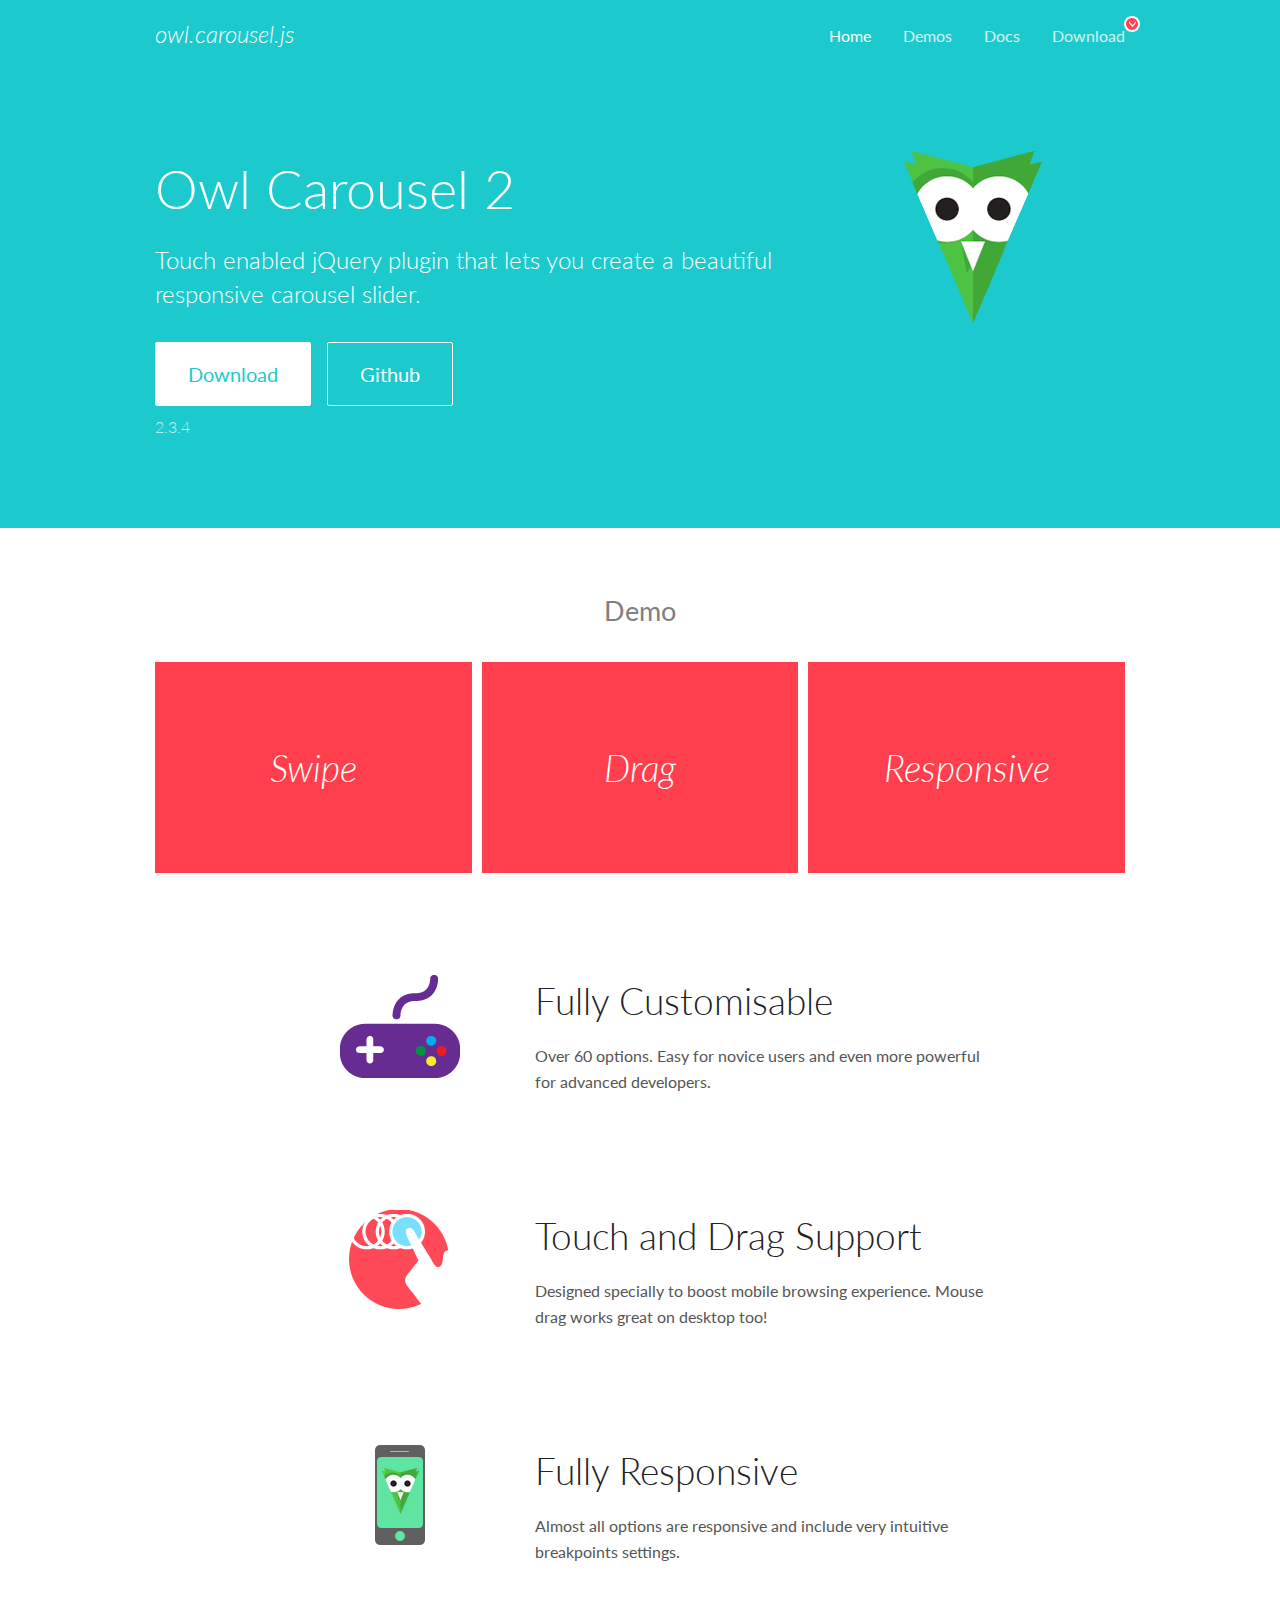
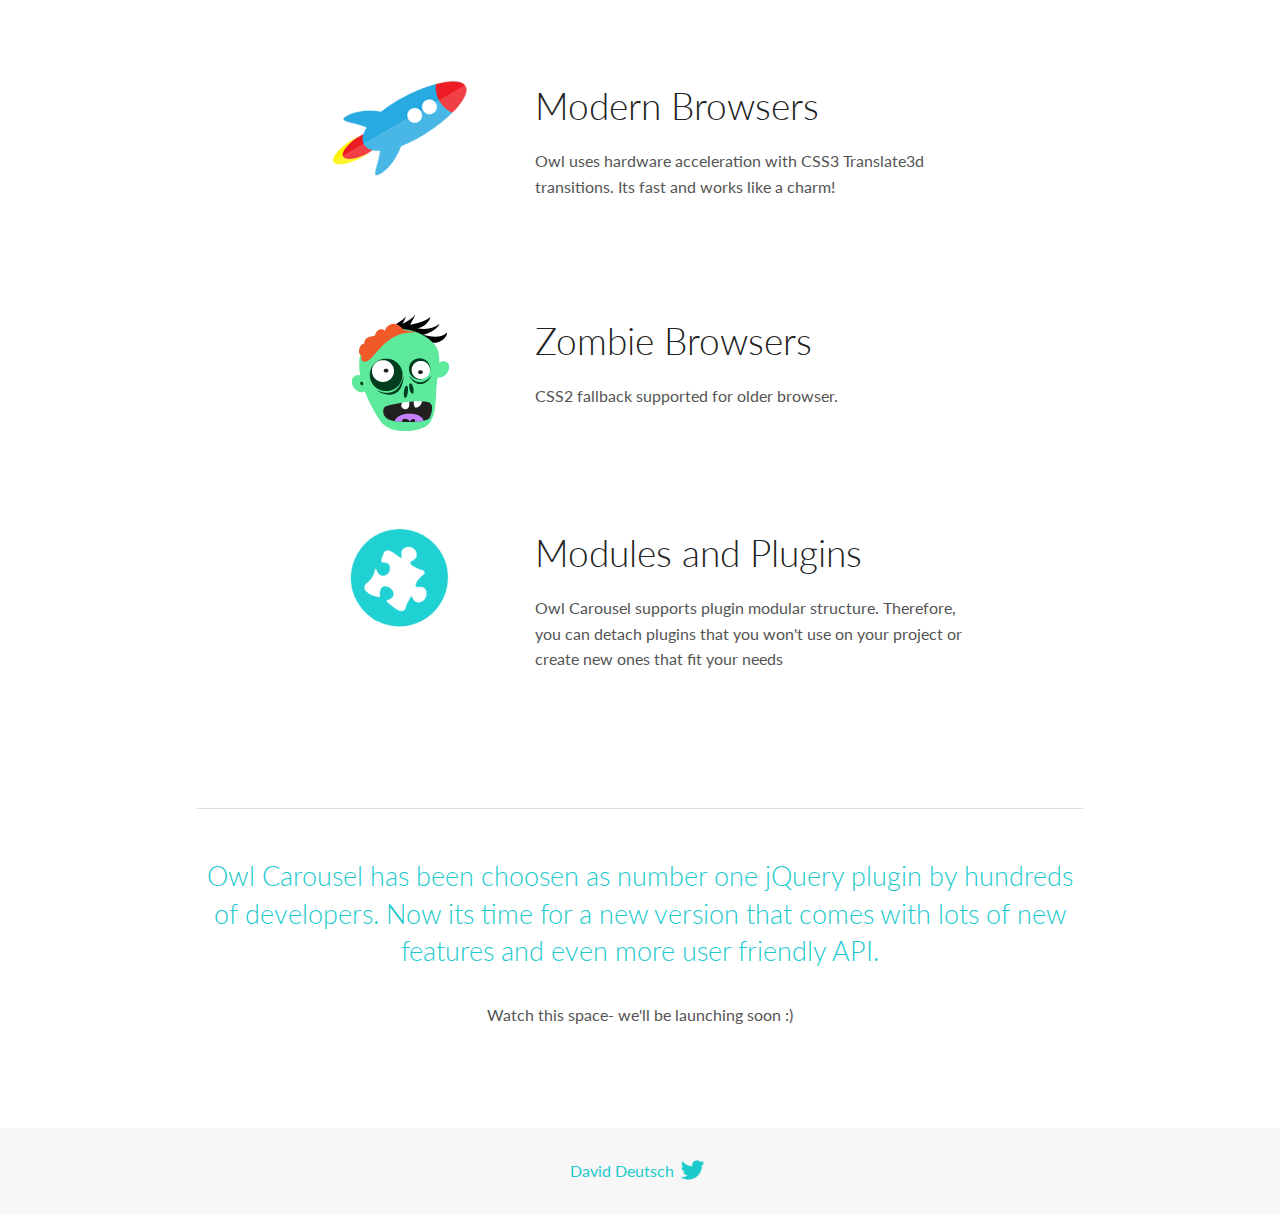
<file: OwlCarousel2-2.3.4 (1)/OwlCarousel2-2.3.4/docs/index.html>
<!DOCTYPE html>
<html lang="en">
  <head>

    <!-- head -->
    <meta charset="utf-8">
    <meta name="msapplication-tap-highlight" content="no" />
    <meta name="viewport" content="width=device-width, initial-scale=1.0" />
    <meta name="description" content="Touch enabled jQuery plugin that lets you create beautiful responsive carousel slider.">
    <meta name="author" content="David Deutsch">
    <title>
      Home | Owl Carousel | 2.3.4
    </title>

    <!-- Stylesheets -->
    <link href='https://fonts.googleapis.com/css?family=Lato:300,400,700,400italic,300italic' rel='stylesheet' type='text/css'>
    <link rel="stylesheet" href="assets/css/docs.theme.min.css">

    <!-- Owl Stylesheets -->
    <link rel="stylesheet" href="assets/owlcarousel/assets/owl.carousel.min.css">
    <link rel="stylesheet" href="assets/owlcarousel/assets/owl.theme.default.min.css">

    <!-- HTML5 shim and Respond.js IE8 support of HTML5 elements and media queries -->

    <!--[if lt IE 9]>
      <script src="https://oss.maxcdn.com/libs/html5shiv/3.7.0/html5shiv.js"></script>
      <script src="https://oss.maxcdn.com/libs/respond.js/1.3.0/respond.min.js"></script>
    <![endif]-->

    <!-- Favicons -->
    <link rel="apple-touch-icon-precomposed" sizes="144x144" href="assets/ico/apple-touch-icon-144-precomposed.png">
    <link rel="shortcut icon" href="assets/ico/favicon.png">
    <link rel="shortcut icon" href="favicon.ico">

    <!-- Yeah i know js should not be in header. Its required for demos.-->

    <!-- javascript -->
    <script src="assets/vendors/jquery.min.js"></script>
    <script src="assets/owlcarousel/owl.carousel.js"></script>
  </head>
  <body>

    <!-- header -->
    <header class="header">
      <div class="row">
        <div class="large-12 columns">
          <div class="brand left">
            <h3>
              <a href="/OwlCarousel2/">owl.carousel.js</a> 
            </h3>
          </div>
          <a id="toggle-nav" class="right">
            <span></span> <span></span> <span></span> 
          </a> 
          <div class="nav-bar">
            <ul class="clearfix">
              <li class="active">
                <a href="/OwlCarousel2/index.html">Home</a> 
              </li>
              <li> <a href="/OwlCarousel2/demos/demos.html">Demos</a>  </li>
              <li> <a href="/OwlCarousel2/docs/started-welcome.html">Docs</a>  </li>
              <li>
                <a href="https://github.com/OwlCarousel2/OwlCarousel2/archive/2.3.4.zip">Download</a> 
                <span class="download"></span> 
              </li>
            </ul>
          </div>
        </div>
      </div>
    </header>

    <!-- home panel -->
    <section id="hero">
      <div class="row">
        <div class="large-8 medium-8 columns">
          <h1>Owl Carousel 2</h1>
          <h4>Touch enabled jQuery plugin that lets you create a beautiful responsive carousel slider.</h4>
          <a href="https://github.com/OwlCarousel2/OwlCarousel2/archive/2.3.4.zip" class="hero-button">Download</a> 
          <a href="https://github.com/OwlCarousel2/OwlCarousel2" class="hero-button outline">Github</a> 
          <p>2.3.4</p>
        </div>
        <div class="large-4 medium-4 columns">
          <img class="owl-logo" src="assets/img/owl-logo.png" alt="mr. Owl">
        </div>
      </div>
    </section>

    <!-- body -->
    <div class="home-demo">
      <div class="row">
        <div class="large-12 columns">
          <h3>Demo</h3>
          <div class="owl-carousel">
            <div class="item">
              <h2>Swipe</h2>
            </div>
            <div class="item">
              <h2>Drag</h2>
            </div>
            <div class="item">
              <h2>Responsive</h2>
            </div>
            <div class="item">
              <h2>CSS3</h2>
            </div>
            <div class="item">
              <h2>Fast</h2>
            </div>
            <div class="item">
              <h2>Easy</h2>
            </div>
            <div class="item">
              <h2>Free</h2>
            </div>
            <div class="item">
              <h2>Upgradable</h2>
            </div>
            <div class="item">
              <h2>Tons of options</h2>
            </div>
            <div class="item">
              <h2>Infinity</h2>
            </div>
            <div class="item">
              <h2>Auto Width</h2>
            </div>
          </div>
        </div>
      </div>
    </div>
    <script>
      var owl = $('.owl-carousel');
      owl.owlCarousel({
        margin: 10,
        loop: true,
        responsive: {
          0: {
            items: 1
          },
          600: {
            items: 2
          },
          1000: {
            items: 3
          }
        }
      })
    </script>

    <!-- features -->
    <div id="features">
      <div class="row">
        <div class="small-12 medium-9 small-centered columns">
          <section class="row feature">
            <div class="medium-4 small-12 columns">
              <img src="assets/img/feature-options.png" alt="">
            </div>
            <div class="medium-8 small-12 columns">
              <h2>Fully Customisable</h2>
              <p>Over 60 options. Easy for novice users and even more powerful for advanced developers.</p>
            </div>
          </section>
          <section class="row feature">
            <div class="medium-4 small-12 columns">
              <img src="assets/img/feature-drag.png" alt="">
            </div>
            <div class="medium-8 small-12 columns">
              <h2>Touch and Drag Support</h2>
              <p>Designed specially to boost mobile browsing experience. Mouse drag works great on desktop too!</p>
            </div>
          </section>
          <section class="row feature">
            <div class="medium-4 small-12 columns">
              <img src="assets/img/feature-responsive.png" alt="">
            </div>
            <div class="medium-8 small-12 columns">
              <h2>Fully Responsive</h2>
              <p>Almost all options are responsive and include very intuitive breakpoints settings.</p>
            </div>
          </section>
          <section class="row feature">
            <div class="medium-4 small-12 columns">
              <img src="assets/img/feature-modern.png" alt="">
            </div>
            <div class="medium-8 small-12 columns">
              <h2>Modern Browsers</h2>
              <p>Owl uses hardware acceleration with CSS3 Translate3d transitions. Its fast and works like a charm! </p>
            </div>
          </section>
          <section class="row feature">
            <div class="medium-4 small-12 columns">
              <img src="assets/img/feature-zombie.png" alt="">
            </div>
            <div class="medium-8 small-12 columns">
              <h2>Zombie Browsers</h2>
              <p>CSS2 fallback supported for older browser.</p>
            </div>
          </section>
          <section class="row feature">
            <div class="medium-4 small-12 columns">
              <img src="assets/img/feature-module.png" alt="">
            </div>
            <div class="medium-8 small-12 columns">
              <h2>Modules and Plugins</h2>
              <p>Owl Carousel supports plugin modular structure. Therefore, you can detach plugins that you won&#x27;t use on your project or create new ones that fit your needs</p>
            </div>
          </section>
        </div>
      </div>
    </div>

    <!-- footer -->
    <section id="teaser-text">
      <div class="row">
        <div class="small-12 medium-11 small-centered columns">
          <hr>
          <h3 id="owl-carousel-has-been-choosen-as-number-one-jquery-plugin-by-hundreds-of-developers-now-its-time-for-a-new-version-that-comes-with-lots-of-new-features-and-even-more-user-friendly-api-">Owl Carousel has been choosen as number one jQuery plugin by hundreds of developers. Now its time for a new version that comes with lots of new features and even more user friendly API.</h3>
          <p>Watch this space- we&#39;ll be launching soon :)</p>
        </div>
      </div>
    </section>

    <!-- footer -->
    <footer class="footer">
      <div class="row">
        <div class="large-12 columns">
          <h5>
            <a href="/OwlCarousel2/docs/support-contact.html">David Deutsch</a> 
            <a id="custom-tweet-button" href="https://twitter.com/share?url=https://github.com/OwlCarousel2/OwlCarousel2&text=Owl Carousel - This is so awesome! " target="_blank"></a> 
          </h5>
        </div>
      </div>
    </footer>

    <!-- vendors -->
    <script src="assets/vendors/highlight.js"></script>
    <script src="assets/js/app.js"></script>
  </body>
</html>
</file>
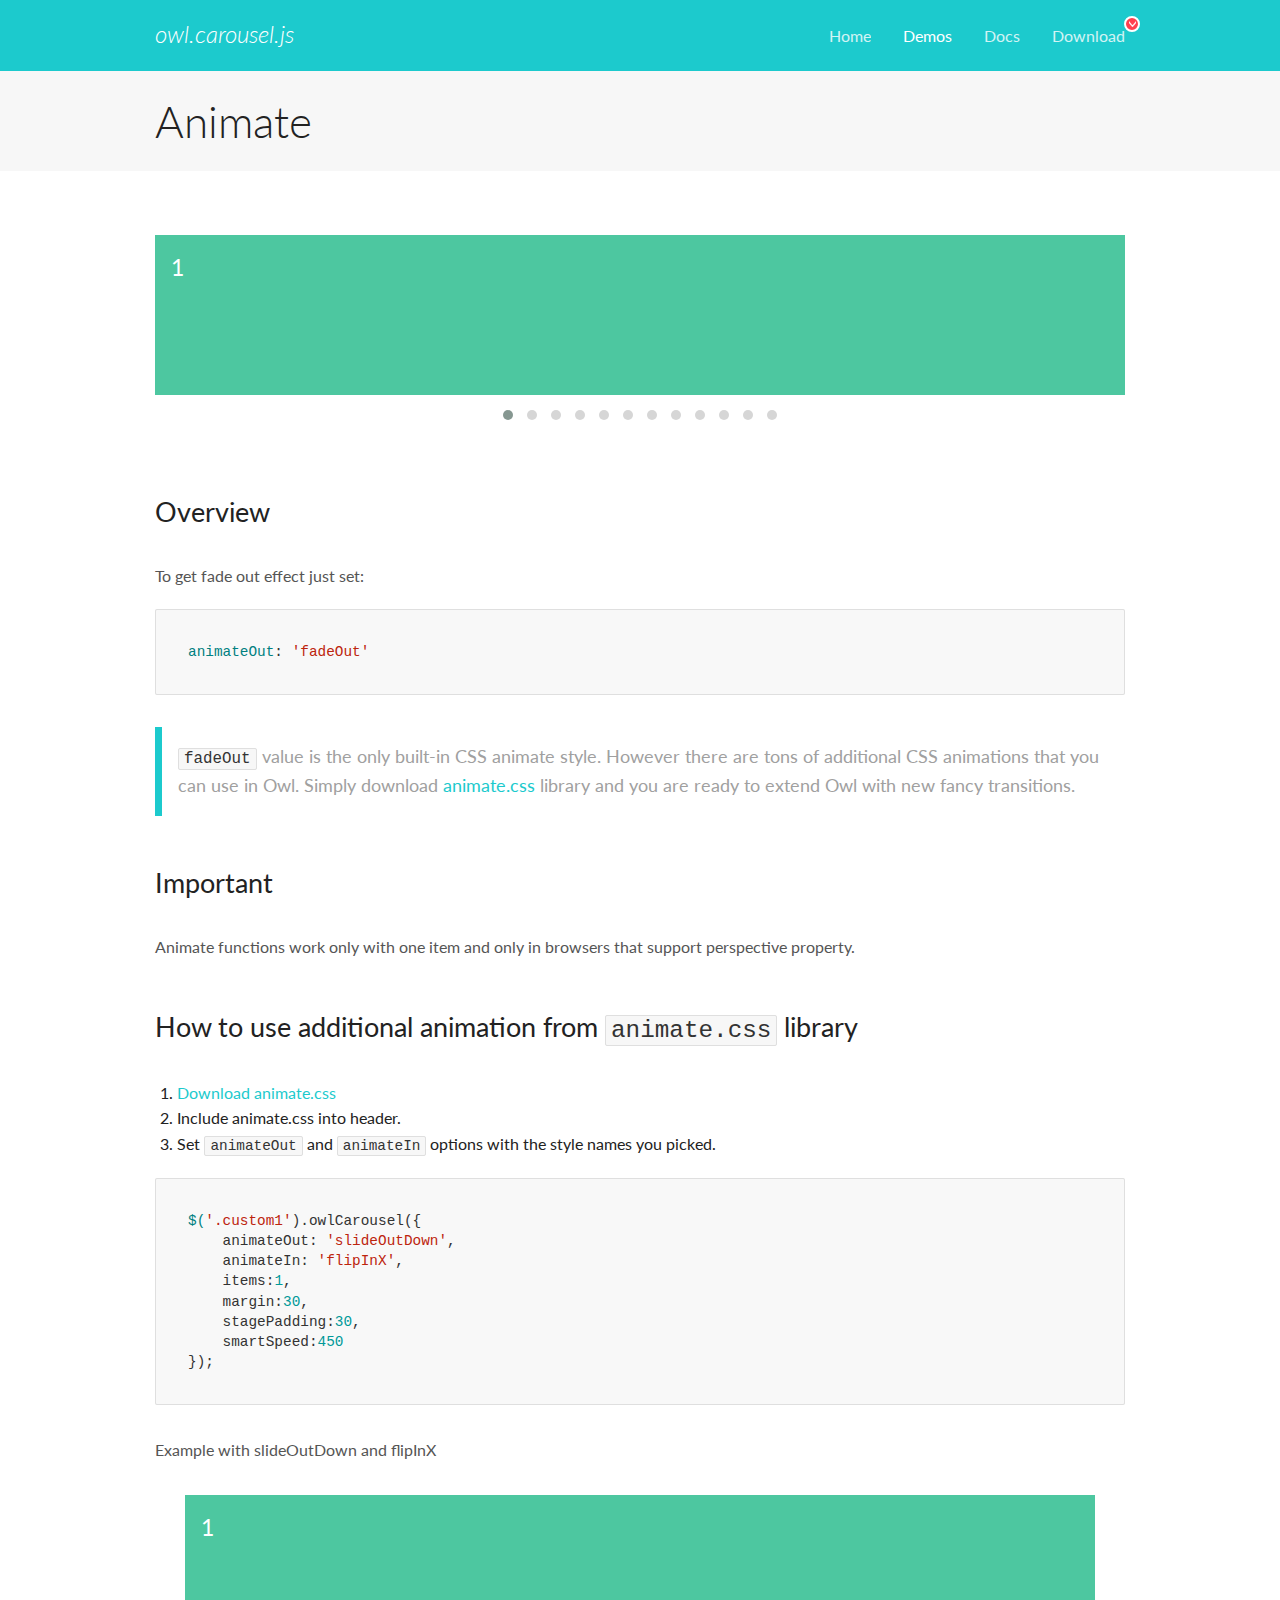
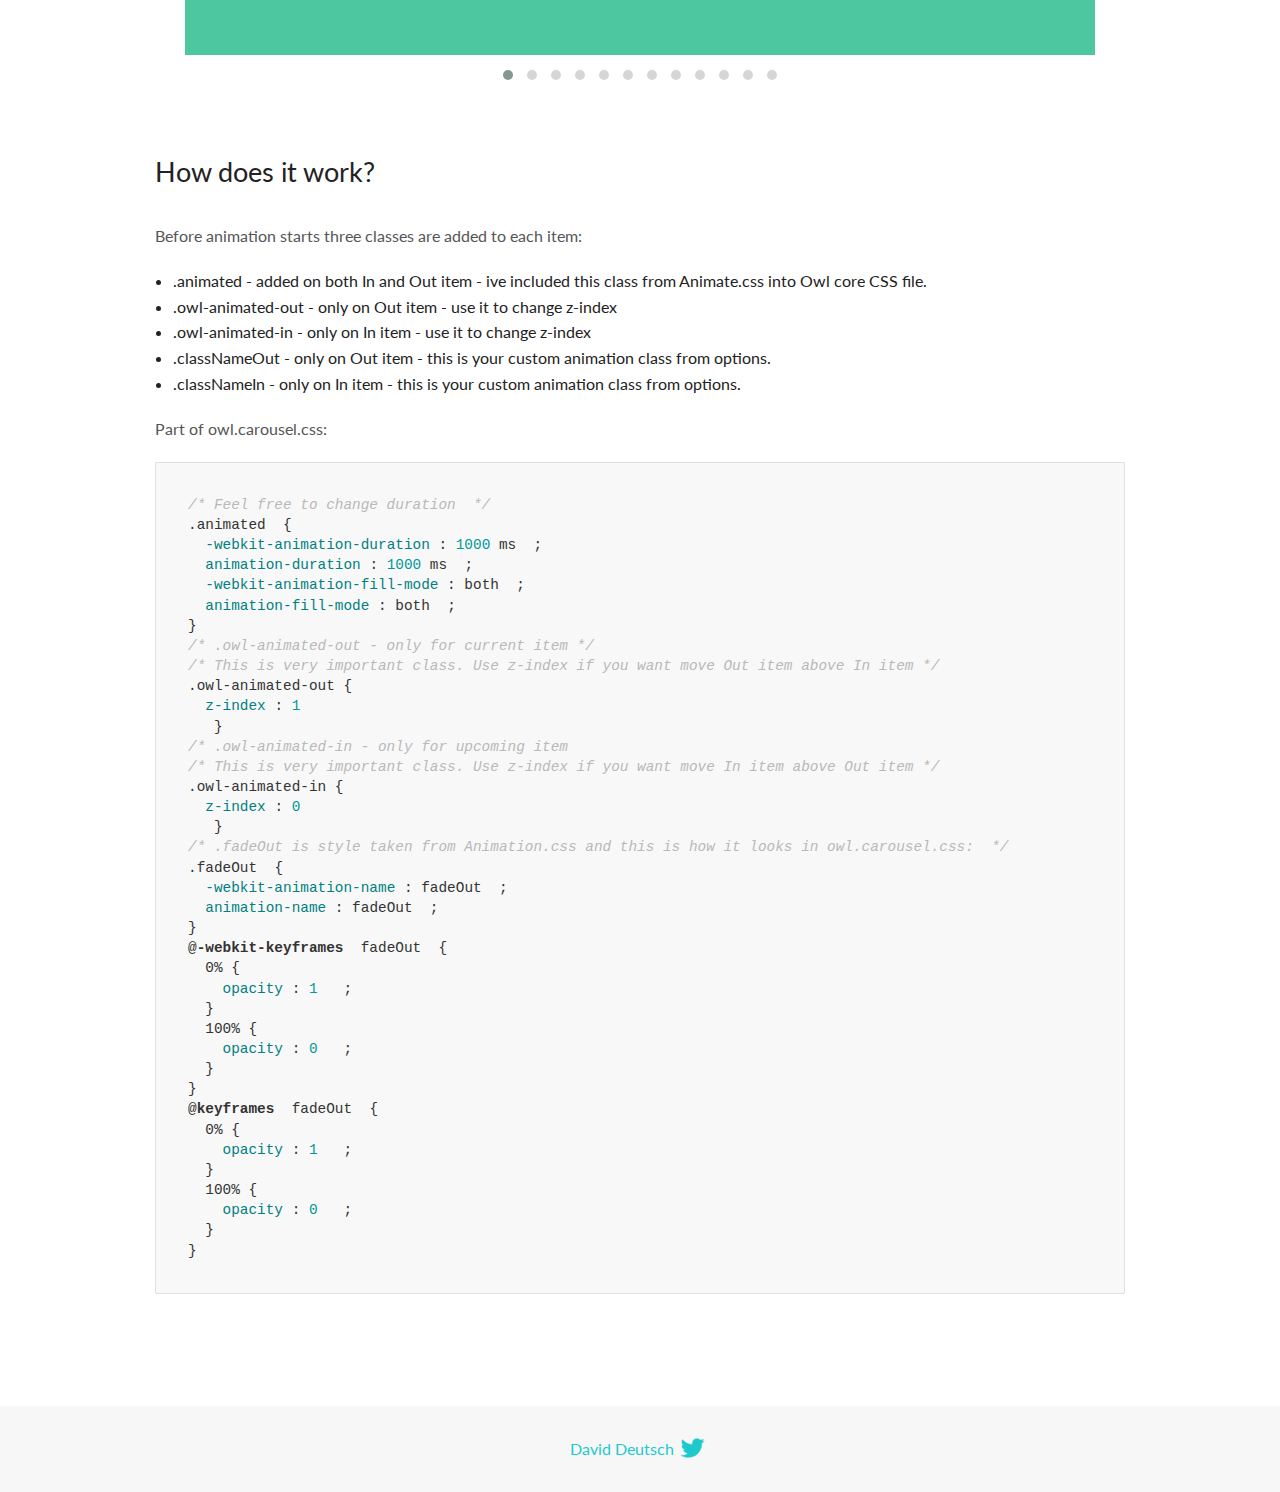
<file: OwlCarousel2-2.3.4 (1)/OwlCarousel2-2.3.4/docs/demos/animate.html>
<!DOCTYPE html>
<html lang="en">
  <head>

    <!-- head -->
    <meta charset="utf-8">
    <meta name="msapplication-tap-highlight" content="no" />
    <meta name="viewport" content="width=device-width, initial-scale=1.0" />
    <meta name="description" content="Animate carousel">
    <meta name="author" content="David Deutsch">
    <title>
      Animate Demo | Owl Carousel | 2.3.4
    </title>

    <!-- Stylesheets -->
    <link href='https://fonts.googleapis.com/css?family=Lato:300,400,700,400italic,300italic' rel='stylesheet' type='text/css'>
    <link rel="stylesheet" href="../assets/css/docs.theme.min.css">

    <!-- Owl Stylesheets -->
    <link rel="stylesheet" href="../assets/owlcarousel/assets/owl.carousel.min.css">
    <link rel="stylesheet" href="../assets/owlcarousel/assets/owl.theme.default.min.css">

    <!-- HTML5 shim and Respond.js IE8 support of HTML5 elements and media queries -->

    <!--[if lt IE 9]>
      <script src="https://oss.maxcdn.com/libs/html5shiv/3.7.0/html5shiv.js"></script>
      <script src="https://oss.maxcdn.com/libs/respond.js/1.3.0/respond.min.js"></script>
    <![endif]-->

    <!-- Favicons -->
    <link rel="apple-touch-icon-precomposed" sizes="144x144" href="../assets/ico/apple-touch-icon-144-precomposed.png">
    <link rel="shortcut icon" href="../assets/ico/favicon.png">
    <link rel="shortcut icon" href="favicon.ico">

    <!-- Yeah i know js should not be in header. Its required for demos.-->

    <!-- javascript -->
    <script src="../assets/vendors/jquery.min.js"></script>
    <script src="../assets/owlcarousel/owl.carousel.js"></script>
  </head>
  <body>

    <!-- header -->
    <header class="header">
      <div class="row">
        <div class="large-12 columns">
          <div class="brand left">
            <h3>
              <a href="/OwlCarousel2/">owl.carousel.js</a> 
            </h3>
          </div>
          <a id="toggle-nav" class="right">
            <span></span> <span></span> <span></span> 
          </a> 
          <div class="nav-bar">
            <ul class="clearfix">
              <li> <a href="/OwlCarousel2/index.html">Home</a>  </li>
              <li class="active">
                <a href="/OwlCarousel2/demos/demos.html">Demos</a> 
              </li>
              <li> <a href="/OwlCarousel2/docs/started-welcome.html">Docs</a>  </li>
              <li>
                <a href="https://github.com/OwlCarousel2/OwlCarousel2/archive/2.3.4.zip">Download</a> 
                <span class="download"></span> 
              </li>
            </ul>
          </div>
        </div>
      </div>
    </header>

    <!-- title -->
    <section class="title">
      <div class="row">
        <div class="large-12 columns">
          <h1>Animate</h1>
        </div>
      </div>
    </section>

    <!--  Demos -->
    <section id="demos">
      <div class="row">
        <div class="large-12 columns">
          <div class="fadeOut owl-carousel owl-theme">
            <div class="item">
              <h4>1</h4>
            </div>
            <div class="item">
              <h4>2</h4>
            </div>
            <div class="item">
              <h4>3</h4>
            </div>
            <div class="item">
              <h4>4</h4>
            </div>
            <div class="item">
              <h4>5</h4>
            </div>
            <div class="item">
              <h4>6</h4>
            </div>
            <div class="item">
              <h4>7</h4>
            </div>
            <div class="item">
              <h4>8</h4>
            </div>
            <div class="item">
              <h4>9</h4>
            </div>
            <div class="item">
              <h4>10</h4>
            </div>
            <div class="item">
              <h4>11</h4>
            </div>
            <div class="item">
              <h4>12</h4>
            </div>
          </div>
          <h3 id="overview">Overview</h3>
          <p>To get fade out effect just set:</p>
          <pre><code>animateOut: &#39;fadeOut&#39;</code></pre>
          <blockquote>
            <p><code>fadeOut</code> value is the only built-in CSS animate style. However there are tons of additional CSS animations that you can use in Owl. Simply download
              <a href="https://daneden.github.io/animate.css/">animate.css</a>  library and you are ready to extend Owl with new fancy transitions.</p>
          </blockquote>
          <h3 id="important">Important</h3>
          <p>Animate functions work only with one item and only in browsers that support perspective property.</p>
          <h3 id="how-to-use-additional-animation-from-animate-css-library">How to use additional animation from <code>animate.css</code> library</h3>
          <ol>
            <li> <a href="https://daneden.github.io/animate.css/">Download animate.css</a>  </li>
            <li>Include animate.css into header.</li>
            <li>Set <code>animateOut</code> and <code>animateIn</code> options with the style names you picked.</li>
          </ol>
          <pre><code>$(&#39;.custom1&#39;).owlCarousel({
    animateOut: &#39;slideOutDown&#39;,
    animateIn: &#39;flipInX&#39;,
    items:1,
    margin:30,
    stagePadding:30,
    smartSpeed:450
});</code></pre>
          <p>Example with slideOutDown and flipInX</p>
          <div class="custom1 owl-carousel owl-theme">
            <div class="item">
              <h4>1</h4>
            </div>
            <div class="item">
              <h4>2</h4>
            </div>
            <div class="item">
              <h4>3</h4>
            </div>
            <div class="item">
              <h4>4</h4>
            </div>
            <div class="item">
              <h4>5</h4>
            </div>
            <div class="item">
              <h4>6</h4>
            </div>
            <div class="item">
              <h4>7</h4>
            </div>
            <div class="item">
              <h4>8</h4>
            </div>
            <div class="item">
              <h4>9</h4>
            </div>
            <div class="item">
              <h4>10</h4>
            </div>
            <div class="item">
              <h4>11</h4>
            </div>
            <div class="item">
              <h4>12</h4>
            </div>
          </div>
          <h3 id="how-does-it-work-">How does it work?</h3>
          <p>Before animation starts three classes are added to each item:</p>
          <ul>
            <li>.animated - added on both In and Out item - ive included this class from Animate.css into Owl core CSS file.</li>
            <li>.owl-animated-out - only on Out item - use it to change z-index</li>
            <li>.owl-animated-in - only on In item - use it to change z-index</li>
            <li>.classNameOut - only on Out item - this is your custom animation class from options.</li>
            <li>.classNameIn - only on In item - this is your custom animation class from options.</li>
          </ul>
          <p>Part of owl.carousel.css:</p>
          <pre><code class="language-css"><span class="comment">/* Feel free to change duration  */</span> 
<span class="class">.animated</span>  <span class="rules">{
  <span class="rule"><span class="attribute">-webkit-animation-duration</span> :<span class="value"> <span class="number">1000</span> ms</span> </span> ;
  <span class="rule"><span class="attribute">animation-duration</span> :<span class="value"> <span class="number">1000</span> ms</span> </span> ;
  <span class="rule"><span class="attribute">-webkit-animation-fill-mode</span> :<span class="value"> both</span> </span> ;
  <span class="rule"><span class="attribute">animation-fill-mode</span> :<span class="value"> both</span> </span> ;
<span class="rule">}</span> </span> 
<span class="comment">/* .owl-animated-out - only for current item */</span> 
<span class="comment">/* This is very important class. Use z-index if you want move Out item above In item */</span> 
<span class="class">.owl-animated-out</span> <span class="rules">{
  <span class="rule"><span class="attribute">z-index</span> :<span class="value"> <span class="number">1</span> 
</span> </span> </span> }
<span class="comment">/* .owl-animated-in - only for upcoming item
/* This is very important class. Use z-index if you want move In item above Out item */</span> 
<span class="class">.owl-animated-in</span> <span class="rules">{
  <span class="rule"><span class="attribute">z-index</span> :<span class="value"> <span class="number">0</span> 
</span> </span> </span> }
<span class="comment">/* .fadeOut is style taken from Animation.css and this is how it looks in owl.carousel.css:  */</span> 
<span class="class">.fadeOut</span>  <span class="rules">{
  <span class="rule"><span class="attribute">-webkit-animation-name</span> :<span class="value"> fadeOut</span> </span> ;
  <span class="rule"><span class="attribute">animation-name</span> :<span class="value"> fadeOut</span> </span> ;
<span class="rule">}</span> </span> 
<span class="at_rule">@<span class="keyword">-webkit-keyframes</span>  fadeOut </span> {
  0% <span class="rules">{
    <span class="rule"><span class="attribute">opacity</span> :<span class="value"> <span class="number">1</span> </span> </span> ;
  <span class="rule">}</span> </span> 
  100% <span class="rules">{
    <span class="rule"><span class="attribute">opacity</span> :<span class="value"> <span class="number">0</span> </span> </span> ;
  <span class="rule">}</span> </span> 
}
<span class="at_rule">@<span class="keyword">keyframes</span>  fadeOut </span> {
  0% <span class="rules">{
    <span class="rule"><span class="attribute">opacity</span> :<span class="value"> <span class="number">1</span> </span> </span> ;
  <span class="rule">}</span> </span> 
  100% <span class="rules">{
    <span class="rule"><span class="attribute">opacity</span> :<span class="value"> <span class="number">0</span> </span> </span> ;
  <span class="rule">}</span> </span> 
}</code></pre>
          <link rel="stylesheet" href="../assets/css/animate.css">
          <script>
            jQuery(document).ready(function($) {
              $('.fadeOut').owlCarousel({
                items: 1,
                animateOut: 'fadeOut',
                loop: true,
                margin: 10,
              });
              $('.custom1').owlCarousel({
                animateOut: 'slideOutDown',
                animateIn: 'flipInX',
                items: 1,
                margin: 30,
                stagePadding: 30,
                smartSpeed: 450
              });
            });
          </script>
        </div>
      </div>
    </section>

    <!-- footer -->
    <footer class="footer">
      <div class="row">
        <div class="large-12 columns">
          <h5>
            <a href="/OwlCarousel2/docs/support-contact.html">David Deutsch</a> 
            <a id="custom-tweet-button" href="https://twitter.com/share?url=https://github.com/OwlCarousel2/OwlCarousel2&text=Owl Carousel - This is so awesome! " target="_blank"></a> 
          </h5>
        </div>
      </div>
    </footer>

    <!-- vendors -->
    <script src="../assets/vendors/highlight.js"></script>
    <script src="../assets/js/app.js"></script>
  </body>
</html>
</file>
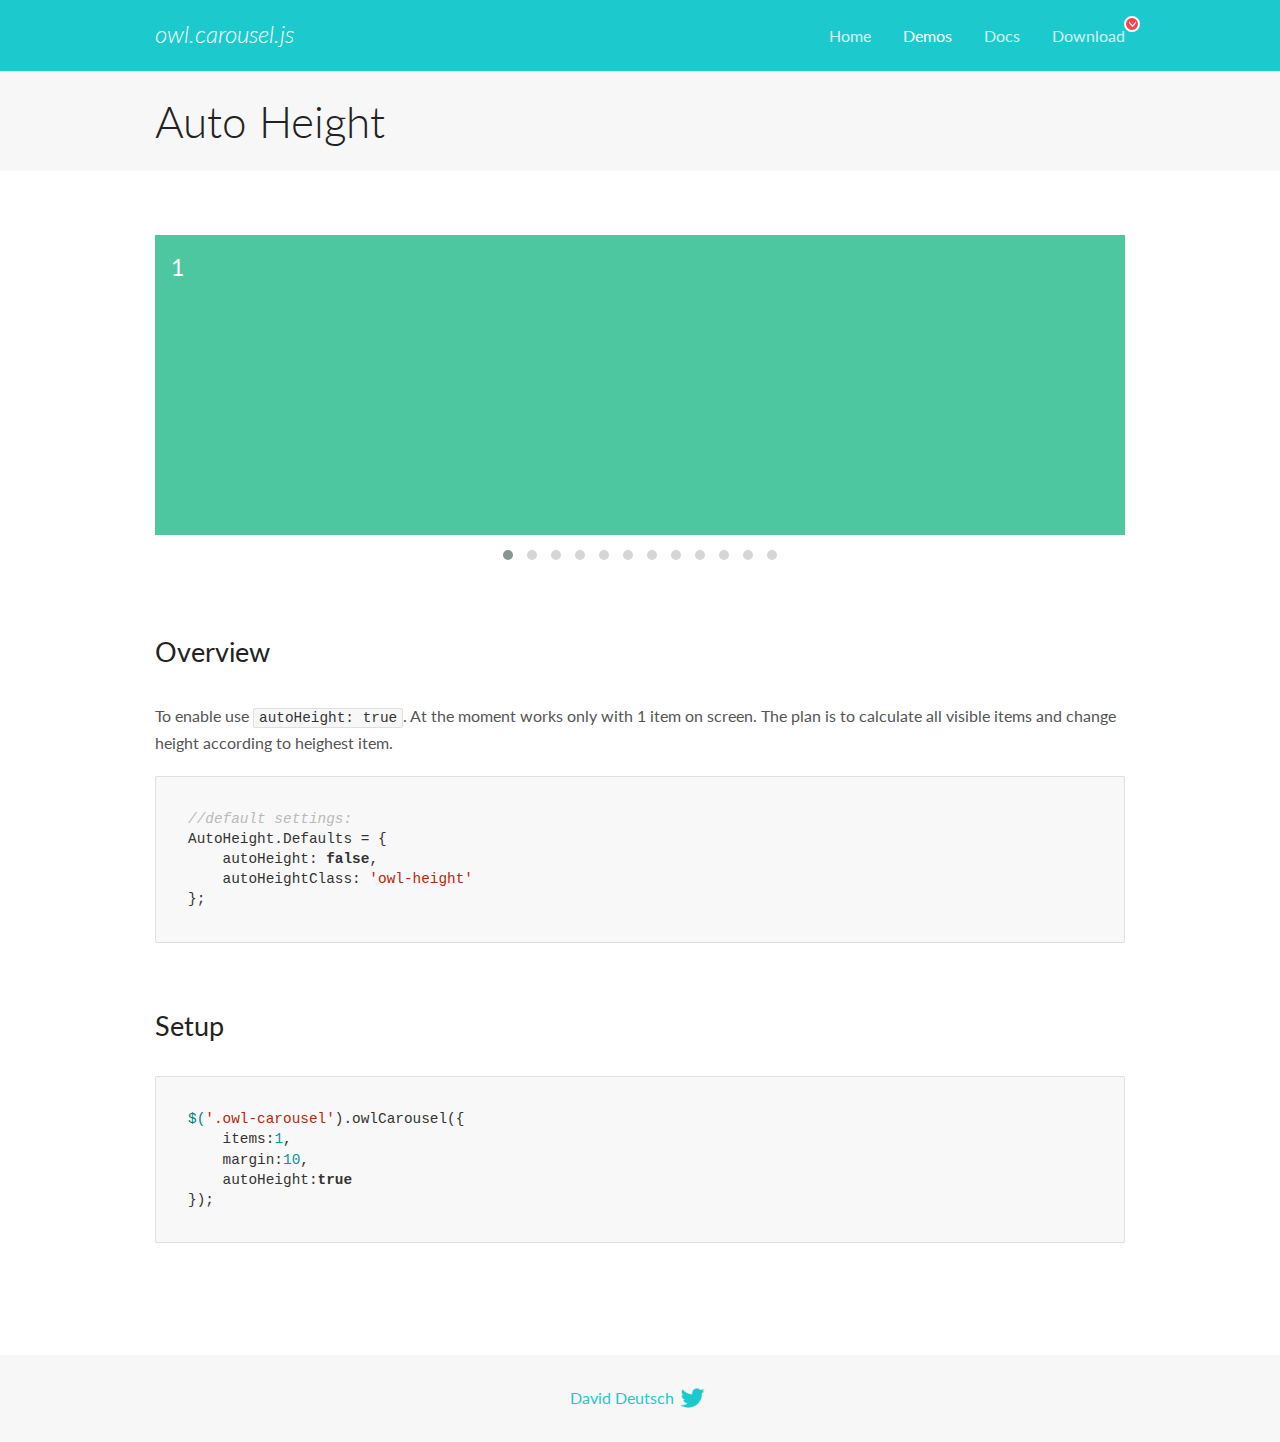
<file: OwlCarousel2-2.3.4 (1)/OwlCarousel2-2.3.4/docs/demos/autoheight.html>
<!DOCTYPE html>
<html lang="en">
  <head>

    <!-- head -->
    <meta charset="utf-8">
    <meta name="msapplication-tap-highlight" content="no" />
    <meta name="viewport" content="width=device-width, initial-scale=1.0" />
    <meta name="description" content="autoHeight usage demo">
    <meta name="author" content="David Deutsch">
    <title>
      Auto Height Demo | Owl Carousel | 2.3.4
    </title>

    <!-- Stylesheets -->
    <link href='https://fonts.googleapis.com/css?family=Lato:300,400,700,400italic,300italic' rel='stylesheet' type='text/css'>
    <link rel="stylesheet" href="../assets/css/docs.theme.min.css">

    <!-- Owl Stylesheets -->
    <link rel="stylesheet" href="../assets/owlcarousel/assets/owl.carousel.min.css">
    <link rel="stylesheet" href="../assets/owlcarousel/assets/owl.theme.default.min.css">

    <!-- HTML5 shim and Respond.js IE8 support of HTML5 elements and media queries -->

    <!--[if lt IE 9]>
      <script src="https://oss.maxcdn.com/libs/html5shiv/3.7.0/html5shiv.js"></script>
      <script src="https://oss.maxcdn.com/libs/respond.js/1.3.0/respond.min.js"></script>
    <![endif]-->

    <!-- Favicons -->
    <link rel="apple-touch-icon-precomposed" sizes="144x144" href="../assets/ico/apple-touch-icon-144-precomposed.png">
    <link rel="shortcut icon" href="../assets/ico/favicon.png">
    <link rel="shortcut icon" href="favicon.ico">

    <!-- Yeah i know js should not be in header. Its required for demos.-->

    <!-- javascript -->
    <script src="../assets/vendors/jquery.min.js"></script>
    <script src="../assets/owlcarousel/owl.carousel.js"></script>
  </head>
  <body>

    <!-- header -->
    <header class="header">
      <div class="row">
        <div class="large-12 columns">
          <div class="brand left">
            <h3>
              <a href="/OwlCarousel2/">owl.carousel.js</a> 
            </h3>
          </div>
          <a id="toggle-nav" class="right">
            <span></span> <span></span> <span></span> 
          </a> 
          <div class="nav-bar">
            <ul class="clearfix">
              <li> <a href="/OwlCarousel2/index.html">Home</a>  </li>
              <li class="active">
                <a href="/OwlCarousel2/demos/demos.html">Demos</a> 
              </li>
              <li> <a href="/OwlCarousel2/docs/started-welcome.html">Docs</a>  </li>
              <li>
                <a href="https://github.com/OwlCarousel2/OwlCarousel2/archive/2.3.4.zip">Download</a> 
                <span class="download"></span> 
              </li>
            </ul>
          </div>
        </div>
      </div>
    </header>

    <!-- title -->
    <section class="title">
      <div class="row">
        <div class="large-12 columns">
          <h1>Auto Height</h1>
        </div>
      </div>
    </section>

    <!--  Demos -->
    <section id="demos">
      <div class="row">
        <div class="large-12 columns">
          <div class="owl-carousel owl-theme">
            <div class="item" style="height:300px">
              <h4>1</h4>
            </div>
            <div class="item" style="height:100px">
              <h4>2</h4>
            </div>
            <div class="item" style="height:500px">
              <h4>3</h4>
            </div>
            <div class="item" style="height:250px">
              <h4>4</h4>
            </div>
            <div class="item" style="height:400px">
              <h4>5</h4>
            </div>
            <div class="item" style="height:500px">
              <h4>6</h4>
            </div>
            <div class="item" style="height:600px">
              <h4>7</h4>
            </div>
            <div class="item" style="height:400px">
              <h4>8</h4>
            </div>
            <div class="item" style="height:300px">
              <h4>9</h4>
            </div>
            <div class="item" style="height:350px">
              <h4>10</h4>
            </div>
            <div class="item" style="height:200px">
              <h4>11</h4>
            </div>
            <div class="item" style="height:150px">
              <h4>12</h4>
            </div>
          </div>
          <h3 id="overview">Overview</h3>
          <p>To enable use <code>autoHeight: true</code>. At the moment works only with 1 item on screen. The plan is to calculate all visible items and change height according to heighest item.</p>
          <pre><code>//default settings:
AutoHeight.Defaults = {
    autoHeight: false,
    autoHeightClass: &#39;owl-height&#39;
};</code></pre>
          <h3 id="setup">Setup</h3>
          <pre><code>$(&#39;.owl-carousel&#39;).owlCarousel({
    items:1,
    margin:10,
    autoHeight:true
});</code></pre>
          <script>
            $(document).ready(function() {
              $('.owl-carousel').owlCarousel({
                items: 1,
                margin: 10,
                autoHeight: true
              });
            })
          </script>
        </div>
      </div>
    </section>

    <!-- footer -->
    <footer class="footer">
      <div class="row">
        <div class="large-12 columns">
          <h5>
            <a href="/OwlCarousel2/docs/support-contact.html">David Deutsch</a> 
            <a id="custom-tweet-button" href="https://twitter.com/share?url=https://github.com/OwlCarousel2/OwlCarousel2&text=Owl Carousel - This is so awesome! " target="_blank"></a> 
          </h5>
        </div>
      </div>
    </footer>

    <!-- vendors -->
    <script src="../assets/vendors/highlight.js"></script>
    <script src="../assets/js/app.js"></script>
  </body>
</html>
</file>
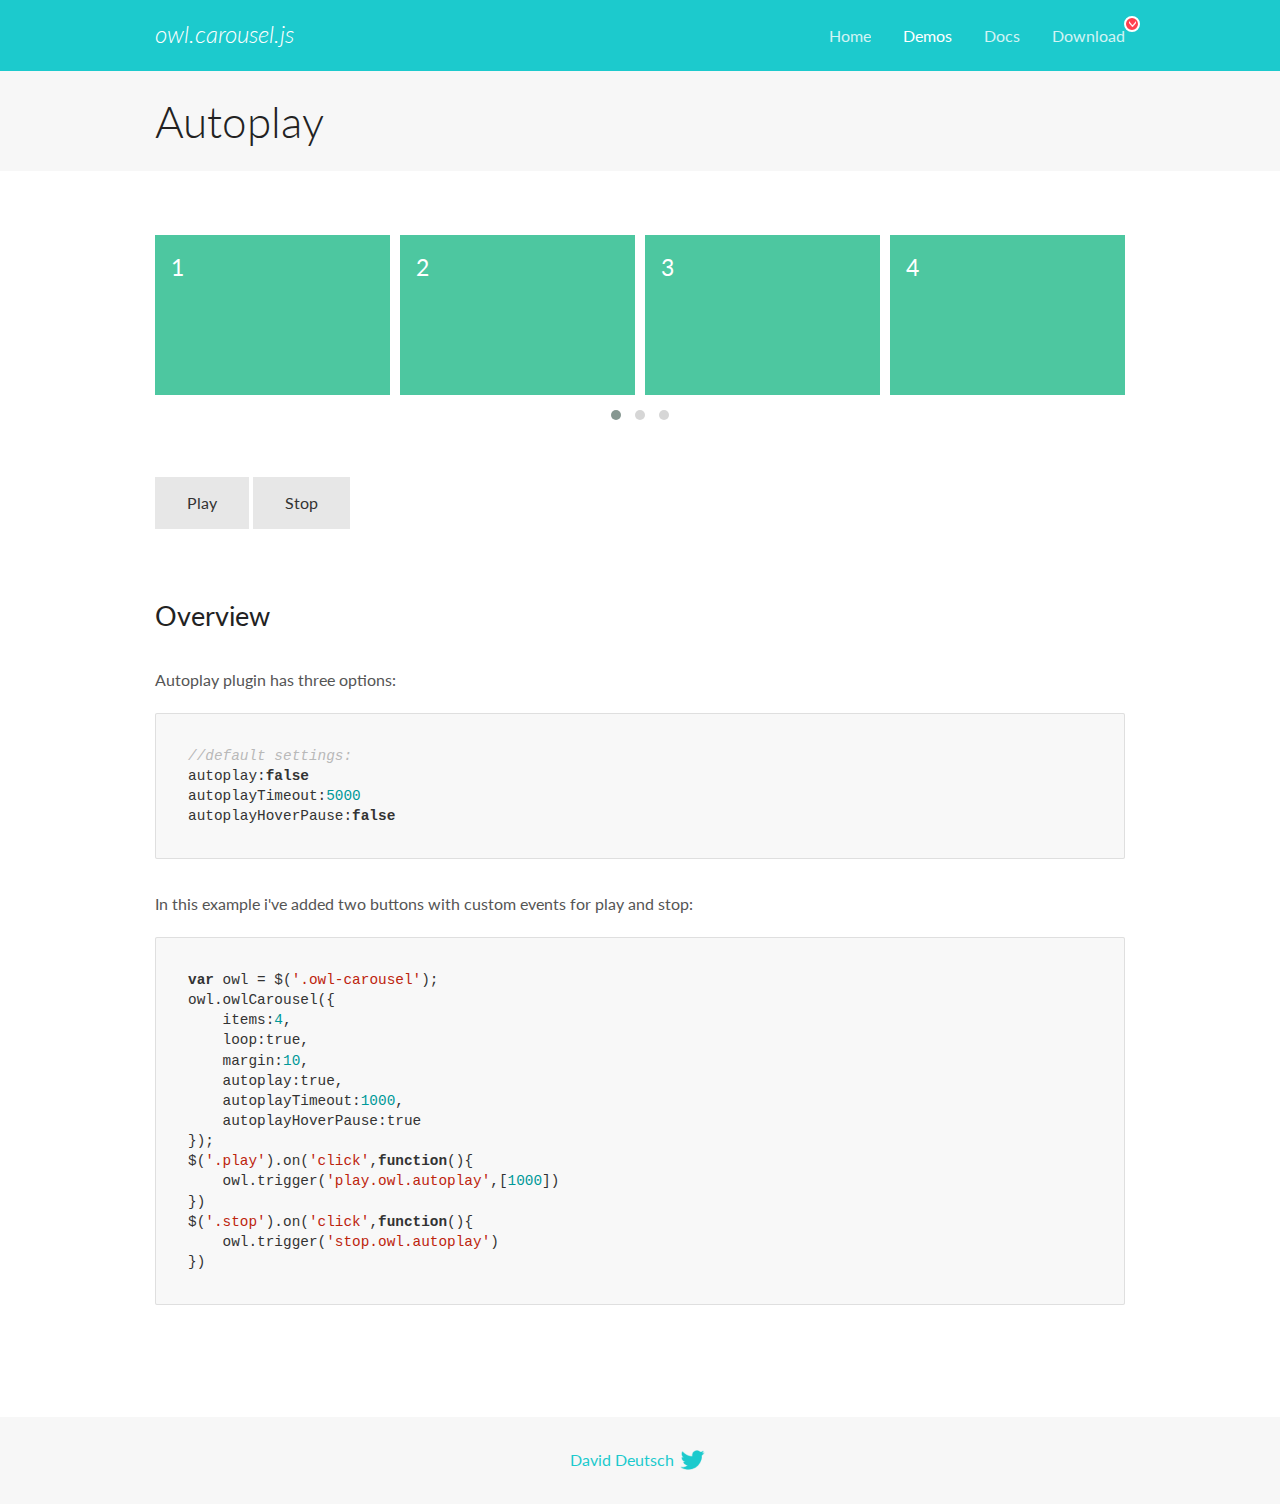
<file: OwlCarousel2-2.3.4 (1)/OwlCarousel2-2.3.4/docs/demos/autoplay.html>
<!DOCTYPE html>
<html lang="en">
  <head>

    <!-- head -->
    <meta charset="utf-8">
    <meta name="msapplication-tap-highlight" content="no" />
    <meta name="viewport" content="width=device-width, initial-scale=1.0" />
    <meta name="description" content="Autoplay usage demo">
    <meta name="author" content="David Deutsch">
    <title>
      Autoplay Demo | Owl Carousel | 2.3.4
    </title>

    <!-- Stylesheets -->
    <link href='https://fonts.googleapis.com/css?family=Lato:300,400,700,400italic,300italic' rel='stylesheet' type='text/css'>
    <link rel="stylesheet" href="../assets/css/docs.theme.min.css">

    <!-- Owl Stylesheets -->
    <link rel="stylesheet" href="../assets/owlcarousel/assets/owl.carousel.min.css">
    <link rel="stylesheet" href="../assets/owlcarousel/assets/owl.theme.default.min.css">

    <!-- HTML5 shim and Respond.js IE8 support of HTML5 elements and media queries -->

    <!--[if lt IE 9]>
      <script src="https://oss.maxcdn.com/libs/html5shiv/3.7.0/html5shiv.js"></script>
      <script src="https://oss.maxcdn.com/libs/respond.js/1.3.0/respond.min.js"></script>
    <![endif]-->

    <!-- Favicons -->
    <link rel="apple-touch-icon-precomposed" sizes="144x144" href="../assets/ico/apple-touch-icon-144-precomposed.png">
    <link rel="shortcut icon" href="../assets/ico/favicon.png">
    <link rel="shortcut icon" href="favicon.ico">

    <!-- Yeah i know js should not be in header. Its required for demos.-->

    <!-- javascript -->
    <script src="../assets/vendors/jquery.min.js"></script>
    <script src="../assets/owlcarousel/owl.carousel.js"></script>
  </head>
  <body>

    <!-- header -->
    <header class="header">
      <div class="row">
        <div class="large-12 columns">
          <div class="brand left">
            <h3>
              <a href="/OwlCarousel2/">owl.carousel.js</a> 
            </h3>
          </div>
          <a id="toggle-nav" class="right">
            <span></span> <span></span> <span></span> 
          </a> 
          <div class="nav-bar">
            <ul class="clearfix">
              <li> <a href="/OwlCarousel2/index.html">Home</a>  </li>
              <li class="active">
                <a href="/OwlCarousel2/demos/demos.html">Demos</a> 
              </li>
              <li> <a href="/OwlCarousel2/docs/started-welcome.html">Docs</a>  </li>
              <li>
                <a href="https://github.com/OwlCarousel2/OwlCarousel2/archive/2.3.4.zip">Download</a> 
                <span class="download"></span> 
              </li>
            </ul>
          </div>
        </div>
      </div>
    </header>

    <!-- title -->
    <section class="title">
      <div class="row">
        <div class="large-12 columns">
          <h1>Autoplay</h1>
        </div>
      </div>
    </section>

    <!--  Demos -->
    <section id="demos">
      <div class="row">
        <div class="large-12 columns">
          <div class="owl-carousel owl-theme">
            <div class="item">
              <h4>1</h4>
            </div>
            <div class="item">
              <h4>2</h4>
            </div>
            <div class="item">
              <h4>3</h4>
            </div>
            <div class="item">
              <h4>4</h4>
            </div>
            <div class="item">
              <h4>5</h4>
            </div>
            <div class="item">
              <h4>6</h4>
            </div>
            <div class="item">
              <h4>7</h4>
            </div>
            <div class="item">
              <h4>8</h4>
            </div>
            <div class="item">
              <h4>9</h4>
            </div>
            <div class="item">
              <h4>10</h4>
            </div>
            <div class="item">
              <h4>11</h4>
            </div>
            <div class="item">
              <h4>12</h4>
            </div>
          </div>
          <a class="button secondary play">Play</a> 
          <a class="button secondary stop">Stop</a> 
          <h3 id="overview">Overview</h3>
          <p>Autoplay plugin has three options:</p>
          <pre><code>//default settings:
autoplay:false
autoplayTimeout:5000
autoplayHoverPause:false</code></pre>
          <p>In this example i&#39;ve added two buttons with custom events for play and stop:</p>
          <pre><code>var owl = $(&#39;.owl-carousel&#39;);
owl.owlCarousel({
    items:4,
    loop:true,
    margin:10,
    autoplay:true,
    autoplayTimeout:1000,
    autoplayHoverPause:true
});
$(&#39;.play&#39;).on(&#39;click&#39;,function(){
    owl.trigger(&#39;play.owl.autoplay&#39;,[1000])
})
$(&#39;.stop&#39;).on(&#39;click&#39;,function(){
    owl.trigger(&#39;stop.owl.autoplay&#39;)
})</code></pre>
          <script>
            $(document).ready(function() {
              var owl = $('.owl-carousel');
              owl.owlCarousel({
                items: 4,
                loop: true,
                margin: 10,
                autoplay: true,
                autoplayTimeout: 1000,
                autoplayHoverPause: true
              });
              $('.play').on('click', function() {
                owl.trigger('play.owl.autoplay', [1000])
              })
              $('.stop').on('click', function() {
                owl.trigger('stop.owl.autoplay')
              })
            })
          </script>
        </div>
      </div>
    </section>

    <!-- footer -->
    <footer class="footer">
      <div class="row">
        <div class="large-12 columns">
          <h5>
            <a href="/OwlCarousel2/docs/support-contact.html">David Deutsch</a> 
            <a id="custom-tweet-button" href="https://twitter.com/share?url=https://github.com/OwlCarousel2/OwlCarousel2&text=Owl Carousel - This is so awesome! " target="_blank"></a> 
          </h5>
        </div>
      </div>
    </footer>

    <!-- vendors -->
    <script src="../assets/vendors/highlight.js"></script>
    <script src="../assets/js/app.js"></script>
  </body>
</html>
</file>
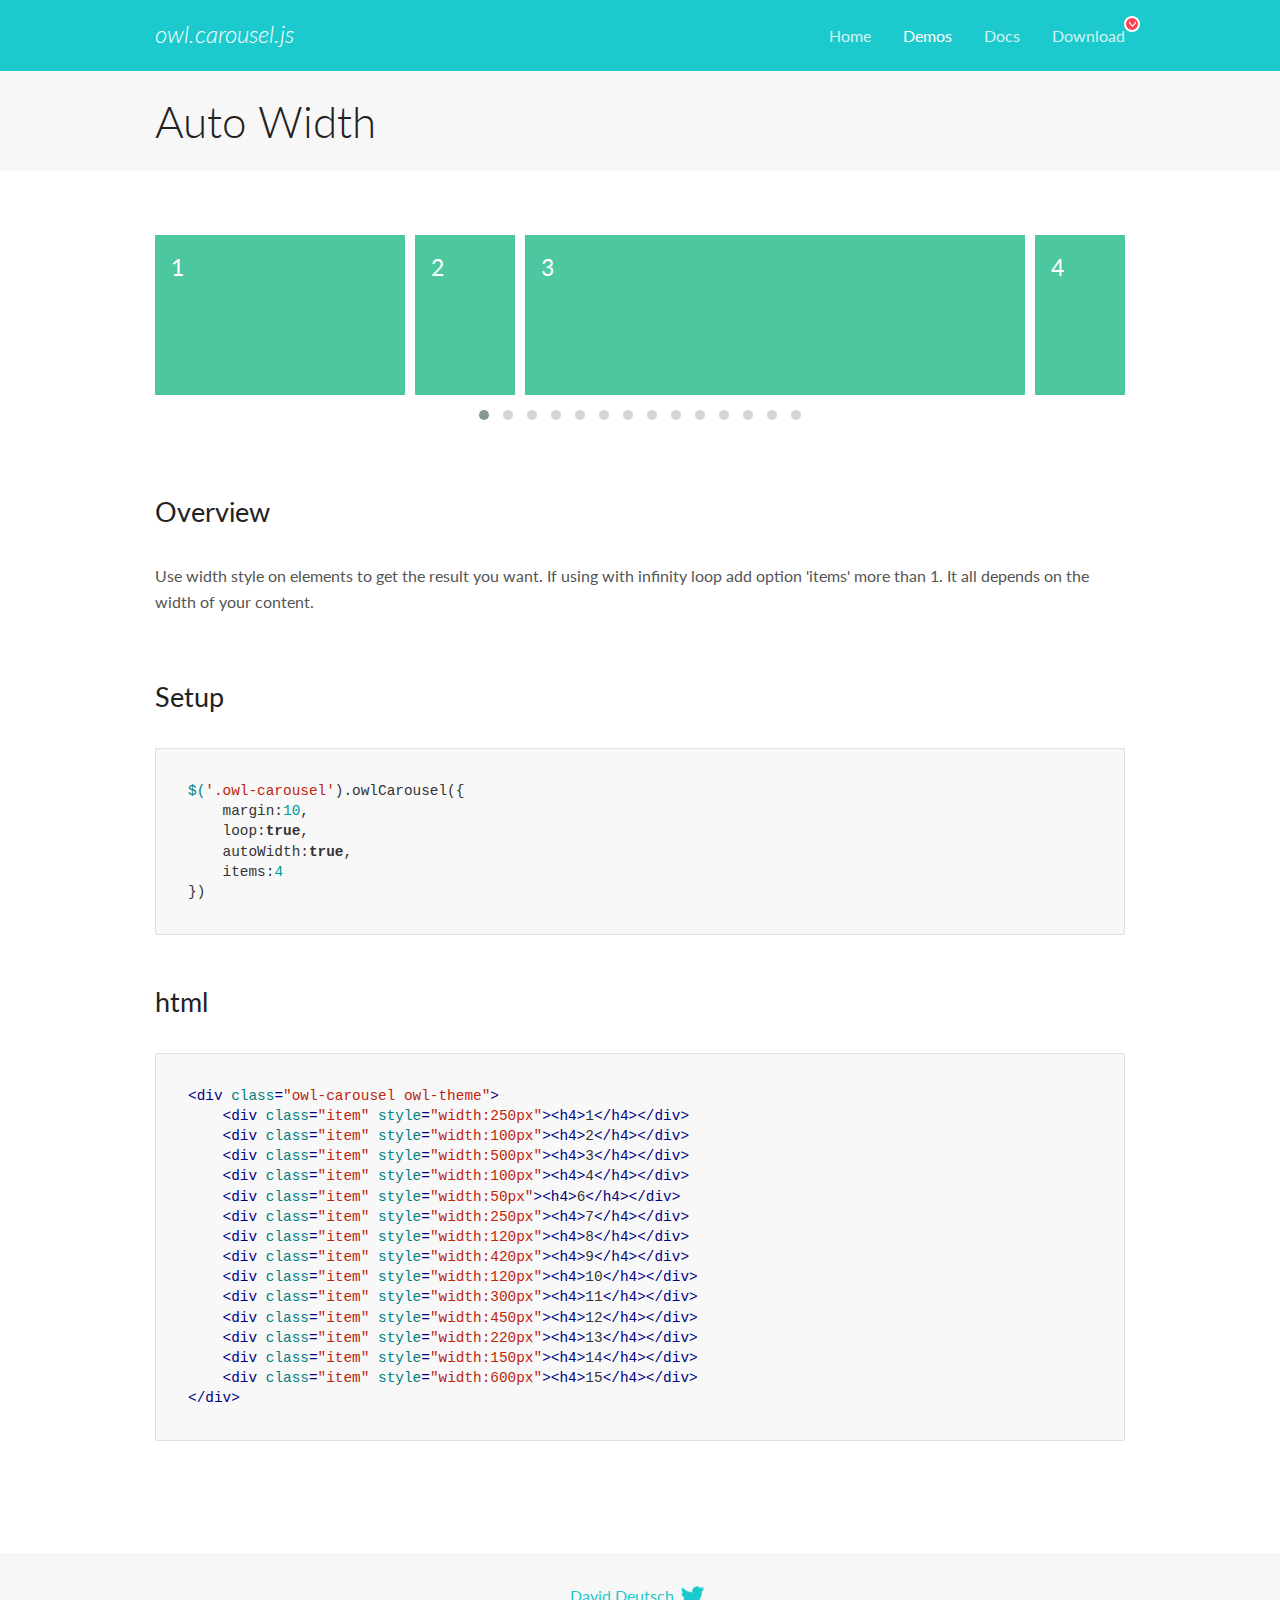
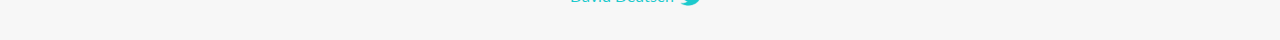
<file: OwlCarousel2-2.3.4 (1)/OwlCarousel2-2.3.4/docs/demos/autowidth.html>
<!DOCTYPE html>
<html lang="en">
  <head>

    <!-- head -->
    <meta charset="utf-8">
    <meta name="msapplication-tap-highlight" content="no" />
    <meta name="viewport" content="width=device-width, initial-scale=1.0" />
    <meta name="description" content="Auto Width">
    <meta name="author" content="David Deutsch">
    <title>
      Auto Width Demo | Owl Carousel | 2.3.4
    </title>

    <!-- Stylesheets -->
    <link href='https://fonts.googleapis.com/css?family=Lato:300,400,700,400italic,300italic' rel='stylesheet' type='text/css'>
    <link rel="stylesheet" href="../assets/css/docs.theme.min.css">

    <!-- Owl Stylesheets -->
    <link rel="stylesheet" href="../assets/owlcarousel/assets/owl.carousel.min.css">
    <link rel="stylesheet" href="../assets/owlcarousel/assets/owl.theme.default.min.css">

    <!-- HTML5 shim and Respond.js IE8 support of HTML5 elements and media queries -->

    <!--[if lt IE 9]>
      <script src="https://oss.maxcdn.com/libs/html5shiv/3.7.0/html5shiv.js"></script>
      <script src="https://oss.maxcdn.com/libs/respond.js/1.3.0/respond.min.js"></script>
    <![endif]-->

    <!-- Favicons -->
    <link rel="apple-touch-icon-precomposed" sizes="144x144" href="../assets/ico/apple-touch-icon-144-precomposed.png">
    <link rel="shortcut icon" href="../assets/ico/favicon.png">
    <link rel="shortcut icon" href="favicon.ico">

    <!-- Yeah i know js should not be in header. Its required for demos.-->

    <!-- javascript -->
    <script src="../assets/vendors/jquery.min.js"></script>
    <script src="../assets/owlcarousel/owl.carousel.js"></script>
  </head>
  <body>

    <!-- header -->
    <header class="header">
      <div class="row">
        <div class="large-12 columns">
          <div class="brand left">
            <h3>
              <a href="/OwlCarousel2/">owl.carousel.js</a> 
            </h3>
          </div>
          <a id="toggle-nav" class="right">
            <span></span> <span></span> <span></span> 
          </a> 
          <div class="nav-bar">
            <ul class="clearfix">
              <li> <a href="/OwlCarousel2/index.html">Home</a>  </li>
              <li class="active">
                <a href="/OwlCarousel2/demos/demos.html">Demos</a> 
              </li>
              <li> <a href="/OwlCarousel2/docs/started-welcome.html">Docs</a>  </li>
              <li>
                <a href="https://github.com/OwlCarousel2/OwlCarousel2/archive/2.3.4.zip">Download</a> 
                <span class="download"></span> 
              </li>
            </ul>
          </div>
        </div>
      </div>
    </header>

    <!-- title -->
    <section class="title">
      <div class="row">
        <div class="large-12 columns">
          <h1>Auto Width</h1>
        </div>
      </div>
    </section>

    <!--  Demos -->
    <section id="demos">
      <div class="row">
        <div class="large-12 columns">
          <div class="owl-carousel owl-theme">
            <div class="item" style="width:250px">
              <h4>1</h4>
            </div>
            <div class="item" style="width:100px">
              <h4>2</h4>
            </div>
            <div class="item" style="width:500px">
              <h4>3</h4>
            </div>
            <div class="item" style="width:100px">
              <h4>4</h4>
            </div>
            <div class="item" style="width:50px">
              <h4>6</h4>
            </div>
            <div class="item" style="width:250px">
              <h4>7</h4>
            </div>
            <div class="item" style="width:120px">
              <h4>8</h4>
            </div>
            <div class="item" style="width:420px">
              <h4>9</h4>
            </div>
            <div class="item" style="width:120px">
              <h4>10</h4>
            </div>
            <div class="item" style="width:300px">
              <h4>11</h4>
            </div>
            <div class="item" style="width:450px">
              <h4>12</h4>
            </div>
            <div class="item" style="width:220px">
              <h4>13</h4>
            </div>
            <div class="item" style="width:150px">
              <h4>14</h4>
            </div>
            <div class="item" style="width:600px">
              <h4>15</h4>
            </div>
          </div>
          <h3 id="overview">Overview</h3>
          <p>Use width style on elements to get the result you want. If using with infinity loop add option &#39;items&#39; more than 1. It all depends on the width of your content.</p>
          <h3 id="setup">Setup</h3>
          <pre><code>$(&#39;.owl-carousel&#39;).owlCarousel({
    margin:10,
    loop:true,
    autoWidth:true,
    items:4
})</code></pre>
          <h3 id="html">html</h3>
          <pre><code>&lt;div class=&quot;owl-carousel owl-theme&quot;&gt;
    &lt;div class=&quot;item&quot; style=&quot;width:250px&quot;&gt;&lt;h4&gt;1&lt;/h4&gt;&lt;/div&gt;
    &lt;div class=&quot;item&quot; style=&quot;width:100px&quot;&gt;&lt;h4&gt;2&lt;/h4&gt;&lt;/div&gt;
    &lt;div class=&quot;item&quot; style=&quot;width:500px&quot;&gt;&lt;h4&gt;3&lt;/h4&gt;&lt;/div&gt;
    &lt;div class=&quot;item&quot; style=&quot;width:100px&quot;&gt;&lt;h4&gt;4&lt;/h4&gt;&lt;/div&gt;
    &lt;div class=&quot;item&quot; style=&quot;width:50px&quot;&gt;&lt;h4&gt;6&lt;/h4&gt;&lt;/div&gt;
    &lt;div class=&quot;item&quot; style=&quot;width:250px&quot;&gt;&lt;h4&gt;7&lt;/h4&gt;&lt;/div&gt;
    &lt;div class=&quot;item&quot; style=&quot;width:120px&quot;&gt;&lt;h4&gt;8&lt;/h4&gt;&lt;/div&gt;
    &lt;div class=&quot;item&quot; style=&quot;width:420px&quot;&gt;&lt;h4&gt;9&lt;/h4&gt;&lt;/div&gt;
    &lt;div class=&quot;item&quot; style=&quot;width:120px&quot;&gt;&lt;h4&gt;10&lt;/h4&gt;&lt;/div&gt;
    &lt;div class=&quot;item&quot; style=&quot;width:300px&quot;&gt;&lt;h4&gt;11&lt;/h4&gt;&lt;/div&gt;
    &lt;div class=&quot;item&quot; style=&quot;width:450px&quot;&gt;&lt;h4&gt;12&lt;/h4&gt;&lt;/div&gt;
    &lt;div class=&quot;item&quot; style=&quot;width:220px&quot;&gt;&lt;h4&gt;13&lt;/h4&gt;&lt;/div&gt;
    &lt;div class=&quot;item&quot; style=&quot;width:150px&quot;&gt;&lt;h4&gt;14&lt;/h4&gt;&lt;/div&gt;
    &lt;div class=&quot;item&quot; style=&quot;width:600px&quot;&gt;&lt;h4&gt;15&lt;/h4&gt;&lt;/div&gt;
&lt;/div&gt;</code></pre>
          <script>
            $(document).ready(function() {
              $('.owl-carousel').owlCarousel({
                margin: 10,
                loop: true,
                autoWidth: true,
                items: 4
              })
            })
          </script>
        </div>
      </div>
    </section>

    <!-- footer -->
    <footer class="footer">
      <div class="row">
        <div class="large-12 columns">
          <h5>
            <a href="/OwlCarousel2/docs/support-contact.html">David Deutsch</a> 
            <a id="custom-tweet-button" href="https://twitter.com/share?url=https://github.com/OwlCarousel2/OwlCarousel2&text=Owl Carousel - This is so awesome! " target="_blank"></a> 
          </h5>
        </div>
      </div>
    </footer>

    <!-- vendors -->
    <script src="../assets/vendors/highlight.js"></script>
    <script src="../assets/js/app.js"></script>
  </body>
</html>
</file>
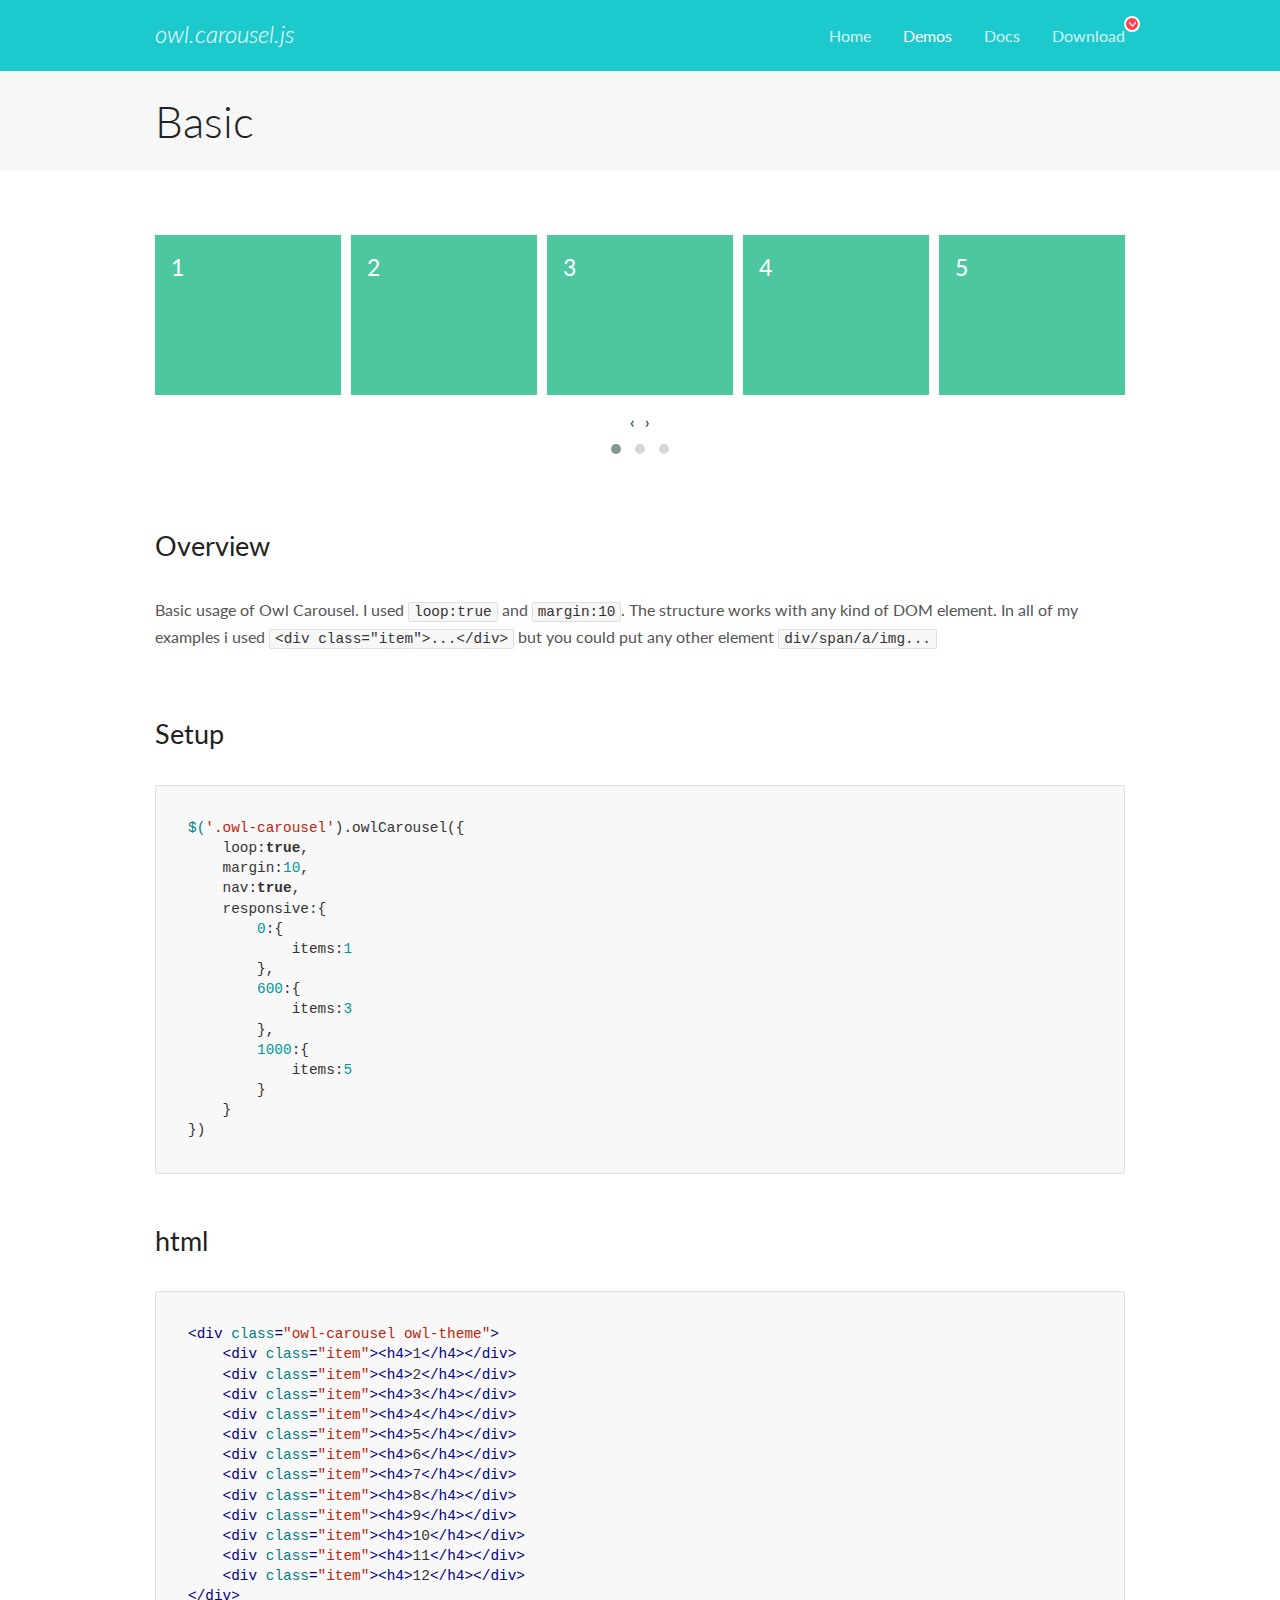
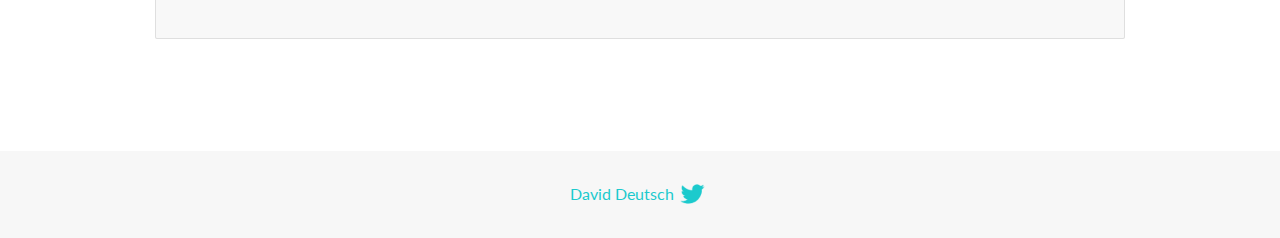
<file: OwlCarousel2-2.3.4 (1)/OwlCarousel2-2.3.4/docs/demos/basic.html>
<!DOCTYPE html>
<html lang="en">
  <head>

    <!-- head -->
    <meta charset="utf-8">
    <meta name="msapplication-tap-highlight" content="no" />
    <meta name="viewport" content="width=device-width, initial-scale=1.0" />
    <meta name="description" content="Basic usage demo">
    <meta name="author" content="David Deutsch">
    <title>
      Basic Demo | Owl Carousel | 2.3.4
    </title>

    <!-- Stylesheets -->
    <link href='https://fonts.googleapis.com/css?family=Lato:300,400,700,400italic,300italic' rel='stylesheet' type='text/css'>
    <link rel="stylesheet" href="../assets/css/docs.theme.min.css">

    <!-- Owl Stylesheets -->
    <link rel="stylesheet" href="../assets/owlcarousel/assets/owl.carousel.min.css">
    <link rel="stylesheet" href="../assets/owlcarousel/assets/owl.theme.default.min.css">

    <!-- HTML5 shim and Respond.js IE8 support of HTML5 elements and media queries -->

    <!--[if lt IE 9]>
      <script src="https://oss.maxcdn.com/libs/html5shiv/3.7.0/html5shiv.js"></script>
      <script src="https://oss.maxcdn.com/libs/respond.js/1.3.0/respond.min.js"></script>
    <![endif]-->

    <!-- Favicons -->
    <link rel="apple-touch-icon-precomposed" sizes="144x144" href="../assets/ico/apple-touch-icon-144-precomposed.png">
    <link rel="shortcut icon" href="../assets/ico/favicon.png">
    <link rel="shortcut icon" href="favicon.ico">

    <!-- Yeah i know js should not be in header. Its required for demos.-->

    <!-- javascript -->
    <script src="../assets/vendors/jquery.min.js"></script>
    <script src="../assets/owlcarousel/owl.carousel.js"></script>
  </head>
  <body>

    <!-- header -->
    <header class="header">
      <div class="row">
        <div class="large-12 columns">
          <div class="brand left">
            <h3>
              <a href="/OwlCarousel2/">owl.carousel.js</a> 
            </h3>
          </div>
          <a id="toggle-nav" class="right">
            <span></span> <span></span> <span></span> 
          </a> 
          <div class="nav-bar">
            <ul class="clearfix">
              <li> <a href="/OwlCarousel2/index.html">Home</a>  </li>
              <li class="active">
                <a href="/OwlCarousel2/demos/demos.html">Demos</a> 
              </li>
              <li> <a href="/OwlCarousel2/docs/started-welcome.html">Docs</a>  </li>
              <li>
                <a href="https://github.com/OwlCarousel2/OwlCarousel2/archive/2.3.4.zip">Download</a> 
                <span class="download"></span> 
              </li>
            </ul>
          </div>
        </div>
      </div>
    </header>

    <!-- title -->
    <section class="title">
      <div class="row">
        <div class="large-12 columns">
          <h1>Basic</h1>
        </div>
      </div>
    </section>

    <!--  Demos -->
    <section id="demos">
      <div class="row">
        <div class="large-12 columns">
          <div class="owl-carousel owl-theme">
            <div class="item">
              <h4>1</h4>
            </div>
            <div class="item">
              <h4>2</h4>
            </div>
            <div class="item">
              <h4>3</h4>
            </div>
            <div class="item">
              <h4>4</h4>
            </div>
            <div class="item">
              <h4>5</h4>
            </div>
            <div class="item">
              <h4>6</h4>
            </div>
            <div class="item">
              <h4>7</h4>
            </div>
            <div class="item">
              <h4>8</h4>
            </div>
            <div class="item">
              <h4>9</h4>
            </div>
            <div class="item">
              <h4>10</h4>
            </div>
            <div class="item">
              <h4>11</h4>
            </div>
            <div class="item">
              <h4>12</h4>
            </div>
          </div>
          <h3 id="overview">Overview</h3>
          <p>Basic usage of Owl Carousel. I used <code>loop:true</code> and <code>margin:10</code>. The structure works with any kind of DOM element. In all of my examples i used <code>&lt;div class=&quot;item&quot;&gt;...&lt;/div&gt;</code> but you could
            put any other element <code>div/span/a/img...</code></p>
          <h3 id="setup">Setup</h3>
          <pre><code>$(&#39;.owl-carousel&#39;).owlCarousel({
    loop:true,
    margin:10,
    nav:true,
    responsive:{
        0:{
            items:1
        },
        600:{
            items:3
        },
        1000:{
            items:5
        }
    }
})</code></pre>
          <h3 id="html">html</h3>
          <pre><code>&lt;div class=&quot;owl-carousel owl-theme&quot;&gt;
    &lt;div class=&quot;item&quot;&gt;&lt;h4&gt;1&lt;/h4&gt;&lt;/div&gt;
    &lt;div class=&quot;item&quot;&gt;&lt;h4&gt;2&lt;/h4&gt;&lt;/div&gt;
    &lt;div class=&quot;item&quot;&gt;&lt;h4&gt;3&lt;/h4&gt;&lt;/div&gt;
    &lt;div class=&quot;item&quot;&gt;&lt;h4&gt;4&lt;/h4&gt;&lt;/div&gt;
    &lt;div class=&quot;item&quot;&gt;&lt;h4&gt;5&lt;/h4&gt;&lt;/div&gt;
    &lt;div class=&quot;item&quot;&gt;&lt;h4&gt;6&lt;/h4&gt;&lt;/div&gt;
    &lt;div class=&quot;item&quot;&gt;&lt;h4&gt;7&lt;/h4&gt;&lt;/div&gt;
    &lt;div class=&quot;item&quot;&gt;&lt;h4&gt;8&lt;/h4&gt;&lt;/div&gt;
    &lt;div class=&quot;item&quot;&gt;&lt;h4&gt;9&lt;/h4&gt;&lt;/div&gt;
    &lt;div class=&quot;item&quot;&gt;&lt;h4&gt;10&lt;/h4&gt;&lt;/div&gt;
    &lt;div class=&quot;item&quot;&gt;&lt;h4&gt;11&lt;/h4&gt;&lt;/div&gt;
    &lt;div class=&quot;item&quot;&gt;&lt;h4&gt;12&lt;/h4&gt;&lt;/div&gt;
&lt;/div&gt;</code></pre>
          <script>
            $(document).ready(function() {
              var owl = $('.owl-carousel');
              owl.owlCarousel({
                margin: 10,
                nav: true,
                loop: true,
                responsive: {
                  0: {
                    items: 1
                  },
                  600: {
                    items: 3
                  },
                  1000: {
                    items: 5
                  }
                }
              })
            })
          </script>
        </div>
      </div>
    </section>

    <!-- footer -->
    <footer class="footer">
      <div class="row">
        <div class="large-12 columns">
          <h5>
            <a href="/OwlCarousel2/docs/support-contact.html">David Deutsch</a> 
            <a id="custom-tweet-button" href="https://twitter.com/share?url=https://github.com/OwlCarousel2/OwlCarousel2&text=Owl Carousel - This is so awesome! " target="_blank"></a> 
          </h5>
        </div>
      </div>
    </footer>

    <!-- vendors -->
    <script src="../assets/vendors/highlight.js"></script>
    <script src="../assets/js/app.js"></script>
  </body>
</html>
</file>
